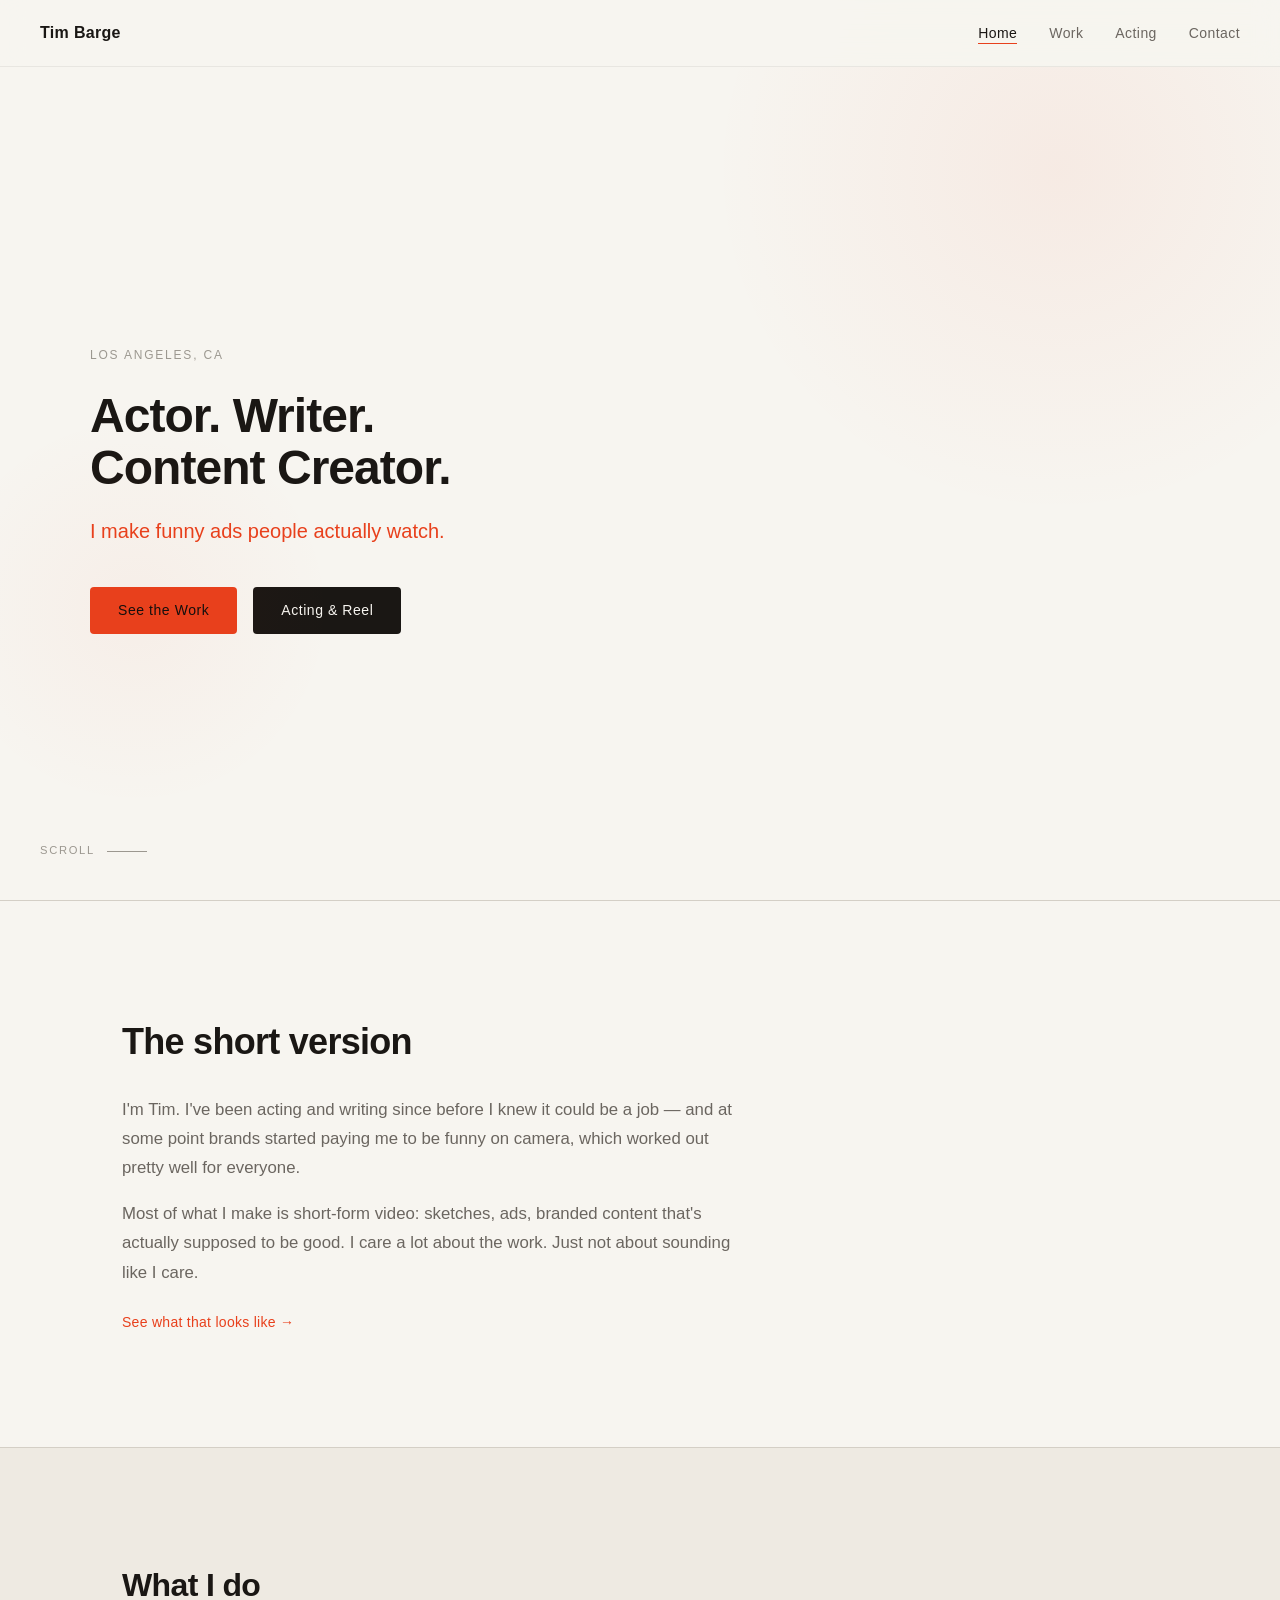
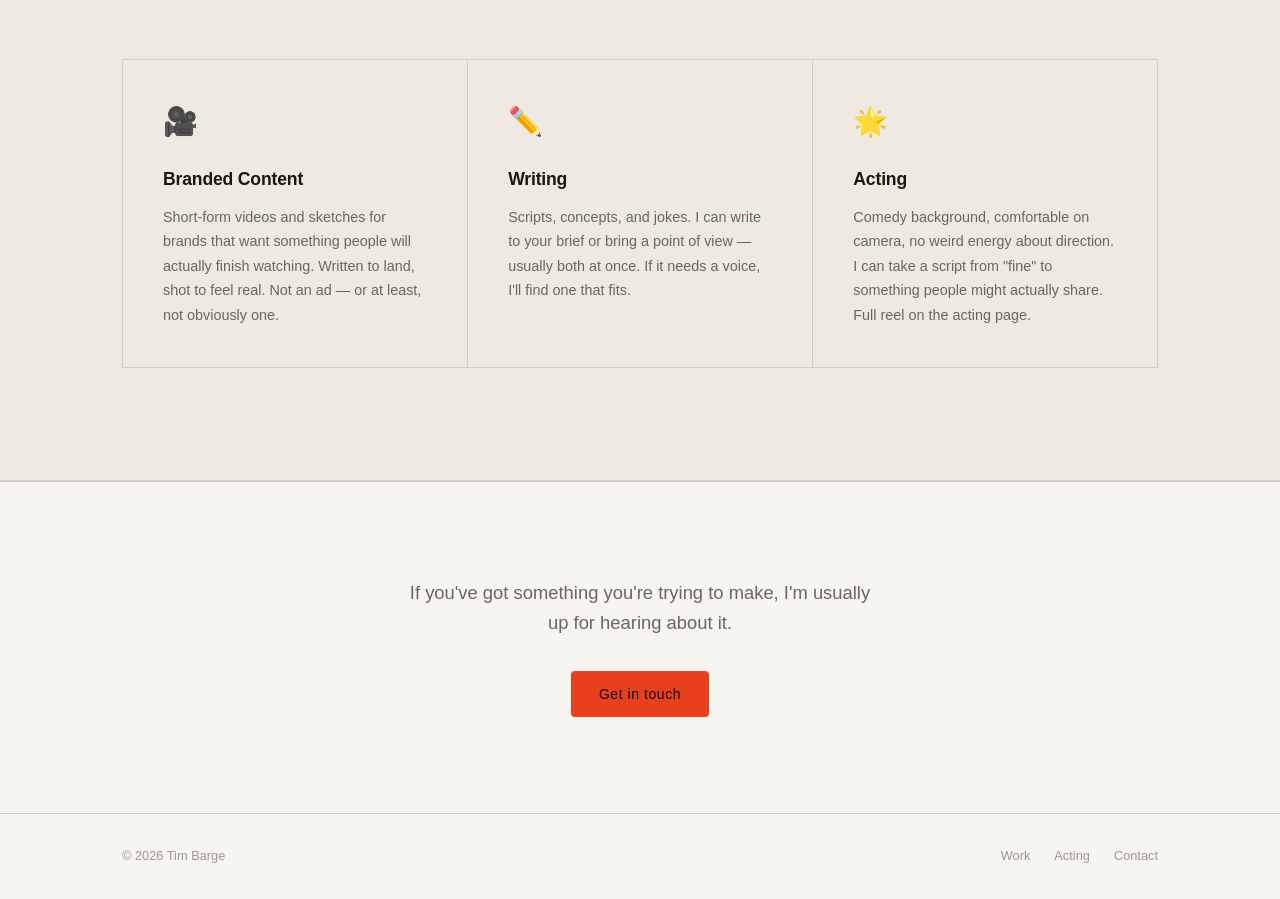
<file: index.html>
<!DOCTYPE html>
<html lang="en">
<head>
  <meta charset="UTF-8" />
  <meta name="viewport" content="width=device-width, initial-scale=1.0" />
  <title>Tim Barge</title>
  <link rel="stylesheet" href="style.css" />
</head>
<body>

  <nav>
    <a href="index.html" class="nav-logo">Tim Barge</a>
    <ul>
      <li><a href="index.html" class="active">Home</a></li>
      <li><a href="work.html">Work</a></li>
      <li><a href="acting.html">Acting</a></li>
      <li><a href="contact.html">Contact</a></li>
    </ul>
  </nav>

  <header class="hero">
    <div class="hero-content">
      <p class="hero-label">Los Angeles, CA</p>
      <h1 class="hero-headline">Actor. Writer.<br>Content Creator.</h1>
      <p class="hero-sub">I make funny ads people actually watch.</p>
      <div class="hero-cta">
        <a href="work.html" class="btn btn-primary">See the Work</a>
        <a href="acting.html" class="btn btn-dark">Acting & Reel</a>
      </div>
    </div>
    <div class="hero-scroll">
      <span>Scroll</span>
      <div class="scroll-line"></div>
    </div>
  </header>

  <section class="about">
    <div class="container">
      <div class="about-body">
        <h2>The short version</h2>
        <p>I'm Tim. I've been acting and writing since before I knew it could be a job — and at some point brands started paying me to be funny on camera, which worked out pretty well for everyone.</p>
        <p>Most of what I make is short-form video: sketches, ads, branded content that's actually supposed to be good. I care a lot about the work. Just not about sounding like I care.</p>
        <a href="work.html" class="text-link">See what that looks like &rarr;</a>
      </div>
    </div>
  </section>

  <section class="services">
    <div class="container">
      <h2 class="section-title">What I do</h2>
      <div class="services-grid">
        <div class="service-card">
          <span class="service-icon">&#127909;</span>
          <h3>Branded Content</h3>
          <p>Short-form videos and sketches for brands that want something people will actually finish watching. Written to land, shot to feel real. Not an ad — or at least, not obviously one.</p>
        </div>
        <div class="service-card">
          <span class="service-icon">&#9999;&#65039;</span>
          <h3>Writing</h3>
          <p>Scripts, concepts, and jokes. I can write to your brief or bring a point of view — usually both at once. If it needs a voice, I'll find one that fits.</p>
        </div>
        <div class="service-card">
          <span class="service-icon">&#127775;</span>
          <h3>Acting</h3>
          <p>Comedy background, comfortable on camera, no weird energy about direction. I can take a script from "fine" to something people might actually share. Full reel on the acting page.</p>
        </div>
      </div>
    </div>
  </section>

  <section class="cta-band">
    <div class="container">
      <p class="cta-note">If you've got something you're trying to make, I'm usually up for hearing about it.</p>
      <a href="contact.html" class="btn btn-primary">Get in touch</a>
    </div>
  </section>

  <footer>
    <div class="container footer-inner">
      <span>&copy; 2026 Tim Barge</span>
      <div class="footer-links">
        <a href="work.html">Work</a>
        <a href="acting.html">Acting</a>
        <a href="contact.html">Contact</a>
      </div>
    </div>
  </footer>

</body>
</html>
</file>
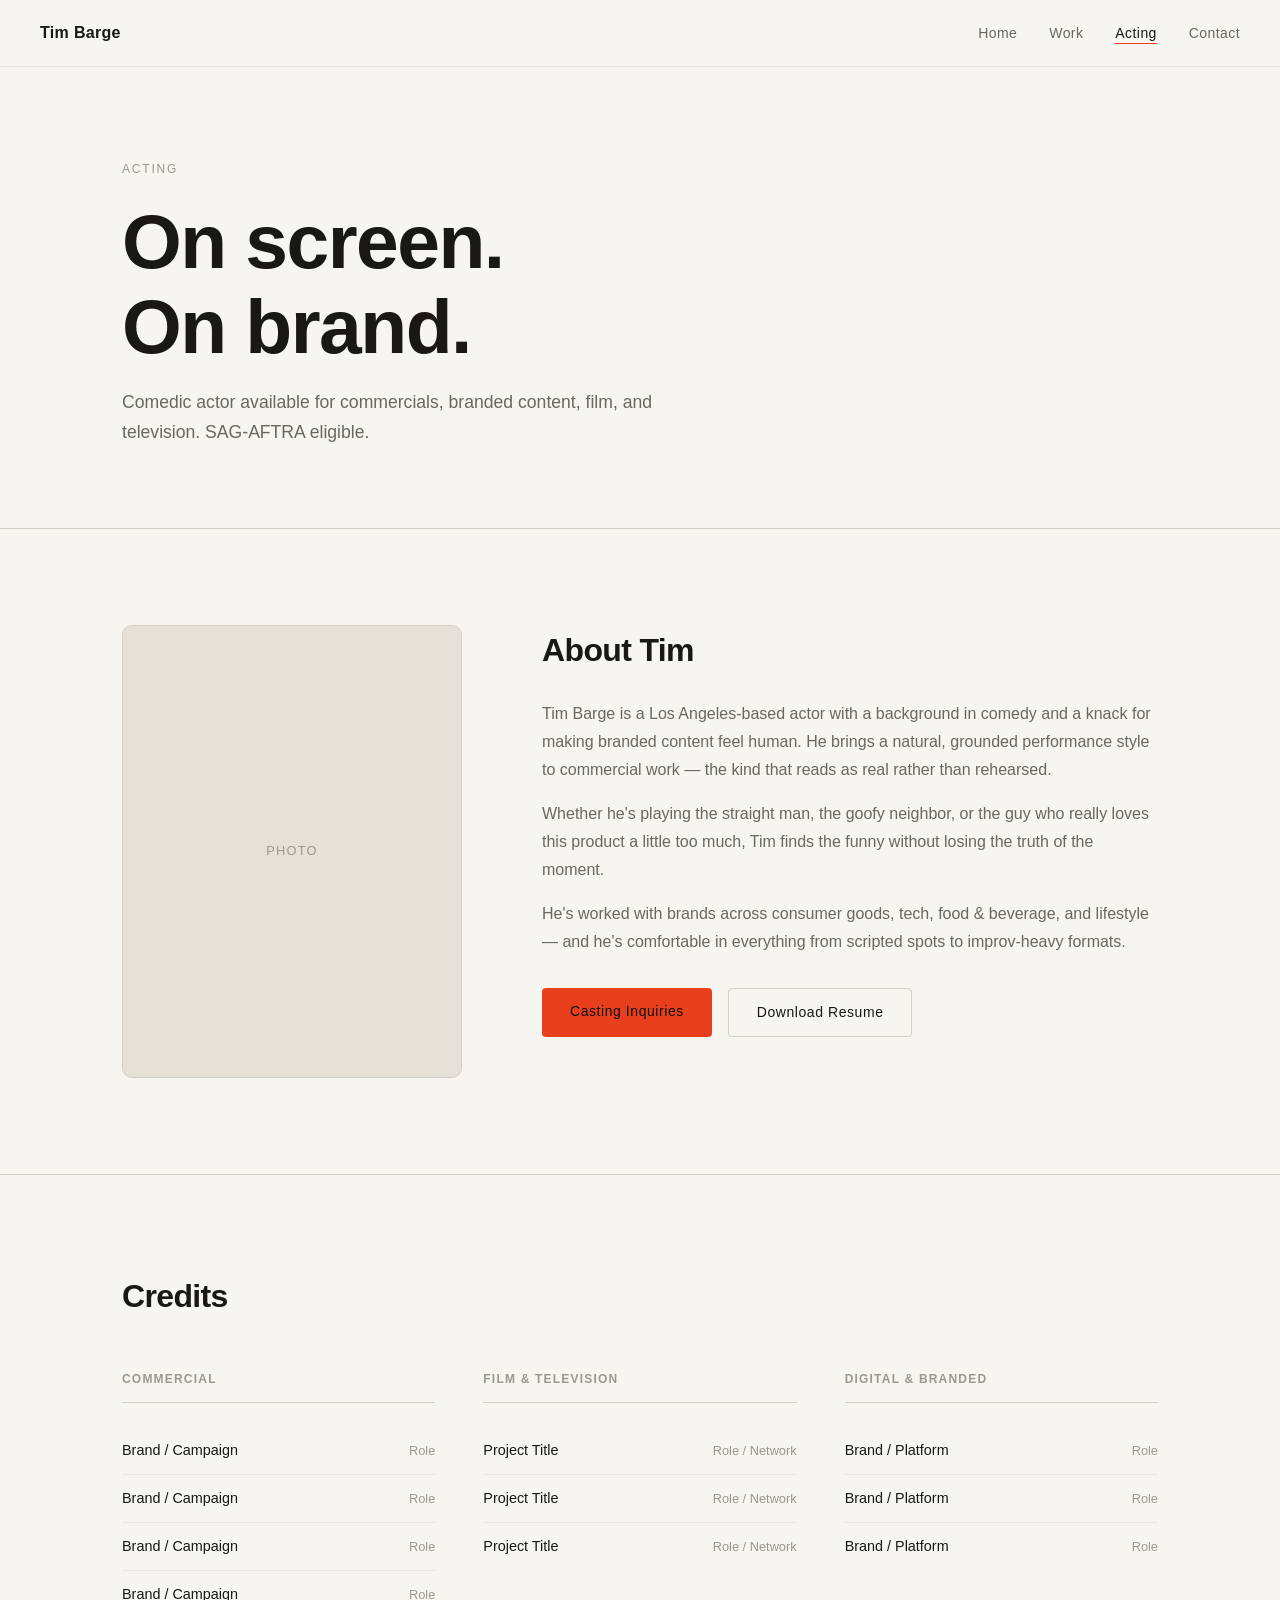
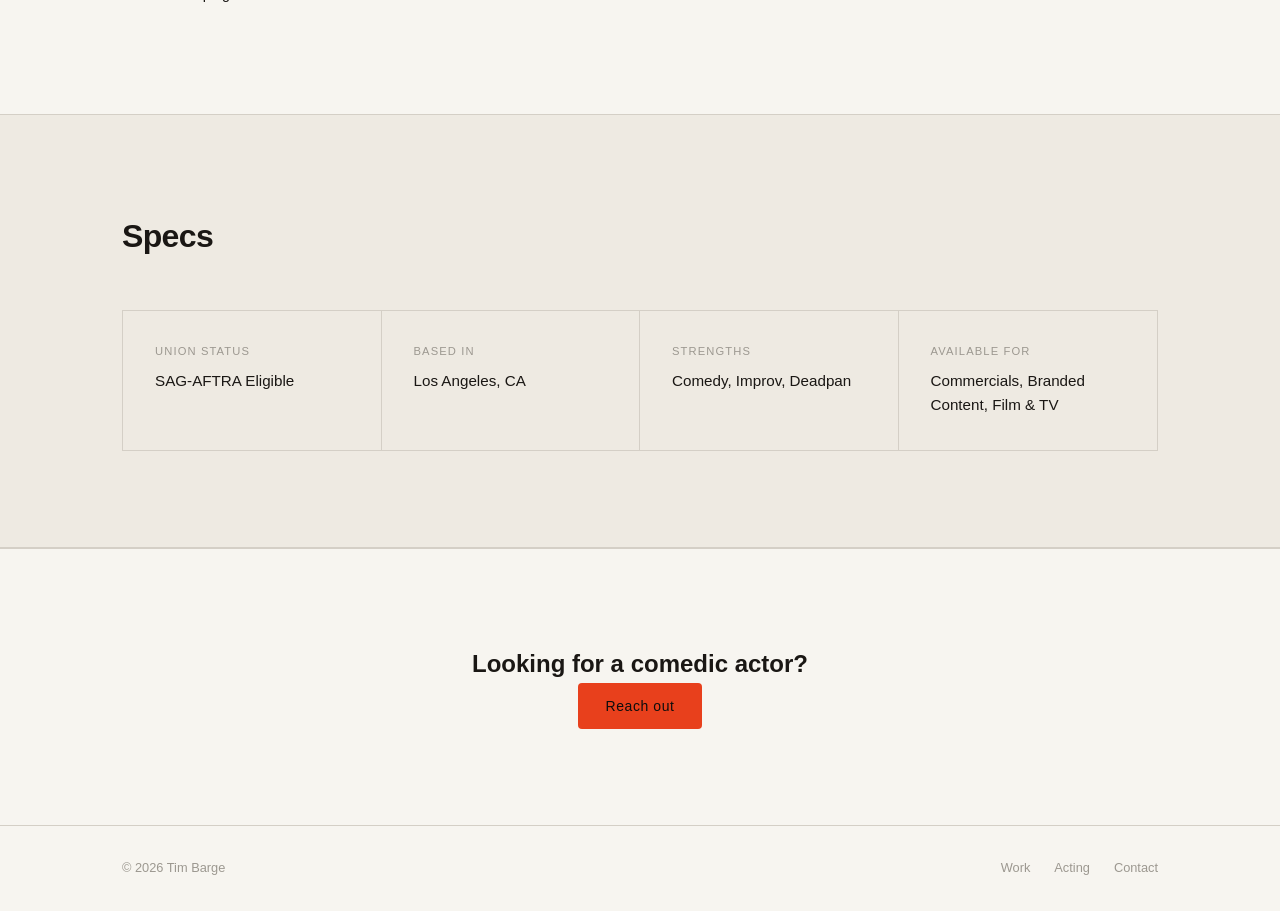
<file: acting.html>
<!DOCTYPE html>
<html lang="en">
<head>
  <meta charset="UTF-8" />
  <meta name="viewport" content="width=device-width, initial-scale=1.0" />
  <title>Acting — Tim Barge</title>
  <link rel="stylesheet" href="style.css" />
</head>
<body>

  <nav>
    <a href="index.html" class="nav-logo">Tim Barge</a>
    <ul>
      <li><a href="index.html">Home</a></li>
      <li><a href="work.html">Work</a></li>
      <li><a href="acting.html" class="active">Acting</a></li>
      <li><a href="contact.html">Contact</a></li>
    </ul>
  </nav>

  <div class="page-header">
    <div class="container">
      <p class="page-label">Acting</p>
      <h1>On screen.<br>On brand.</h1>
      <p class="page-desc">Comedic actor available for commercials, branded content, film, and television. SAG-AFTRA eligible.</p>
    </div>
  </div>

  <section class="acting-bio">
    <div class="container">
      <div class="bio-grid">
        <div class="bio-photo placeholder-photo">
          <span>Photo</span>
        </div>
        <div class="bio-text">
          <h2>About Tim</h2>
          <p>Tim Barge is a Los Angeles-based actor with a background in comedy and a knack for making branded content feel human. He brings a natural, grounded performance style to commercial work — the kind that reads as real rather than rehearsed.</p>
          <p>Whether he's playing the straight man, the goofy neighbor, or the guy who really loves this product a little too much, Tim finds the funny without losing the truth of the moment.</p>
          <p>He's worked with brands across consumer goods, tech, food & beverage, and lifestyle — and he's comfortable in everything from scripted spots to improv-heavy formats.</p>
          <div class="bio-links">
            <a href="contact.html" class="btn btn-primary">Casting Inquiries</a>
            <a href="#" class="btn btn-ghost">Download Resume</a>
          </div>
        </div>
      </div>
    </div>
  </section>

  <section class="credits">
    <div class="container">
      <h2 class="section-title">Credits</h2>
      <div class="credits-grid">

        <div class="credit-category">
          <h3>Commercial</h3>
          <ul class="credit-list">
            <li>
              <span class="credit-title">Brand / Campaign</span>
              <span class="credit-role">Role</span>
            </li>
            <li>
              <span class="credit-title">Brand / Campaign</span>
              <span class="credit-role">Role</span>
            </li>
            <li>
              <span class="credit-title">Brand / Campaign</span>
              <span class="credit-role">Role</span>
            </li>
            <li>
              <span class="credit-title">Brand / Campaign</span>
              <span class="credit-role">Role</span>
            </li>
          </ul>
        </div>

        <div class="credit-category">
          <h3>Film &amp; Television</h3>
          <ul class="credit-list">
            <li>
              <span class="credit-title">Project Title</span>
              <span class="credit-role">Role / Network</span>
            </li>
            <li>
              <span class="credit-title">Project Title</span>
              <span class="credit-role">Role / Network</span>
            </li>
            <li>
              <span class="credit-title">Project Title</span>
              <span class="credit-role">Role / Network</span>
            </li>
          </ul>
        </div>

        <div class="credit-category">
          <h3>Digital &amp; Branded</h3>
          <ul class="credit-list">
            <li>
              <span class="credit-title">Brand / Platform</span>
              <span class="credit-role">Role</span>
            </li>
            <li>
              <span class="credit-title">Brand / Platform</span>
              <span class="credit-role">Role</span>
            </li>
            <li>
              <span class="credit-title">Brand / Platform</span>
              <span class="credit-role">Role</span>
            </li>
          </ul>
        </div>

      </div>
    </div>
  </section>

  <section class="specs">
    <div class="container">
      <h2 class="section-title">Specs</h2>
      <div class="specs-grid">
        <div class="spec-item">
          <span class="spec-label">Union Status</span>
          <span class="spec-value">SAG-AFTRA Eligible</span>
        </div>
        <div class="spec-item">
          <span class="spec-label">Based in</span>
          <span class="spec-value">Los Angeles, CA</span>
        </div>
        <div class="spec-item">
          <span class="spec-label">Strengths</span>
          <span class="spec-value">Comedy, Improv, Deadpan</span>
        </div>
        <div class="spec-item">
          <span class="spec-label">Available for</span>
          <span class="spec-value">Commercials, Branded Content, Film & TV</span>
        </div>
      </div>
    </div>
  </section>

  <section class="cta-band">
    <div class="container">
      <h2>Looking for a comedic actor?</h2>
      <a href="contact.html" class="btn btn-primary">Reach out</a>
    </div>
  </section>

  <footer>
    <div class="container footer-inner">
      <span>&copy; 2026 Tim Barge</span>
      <div class="footer-links">
        <a href="work.html">Work</a>
        <a href="acting.html">Acting</a>
        <a href="contact.html">Contact</a>
      </div>
    </div>
  </footer>

</body>
</html>
</file>
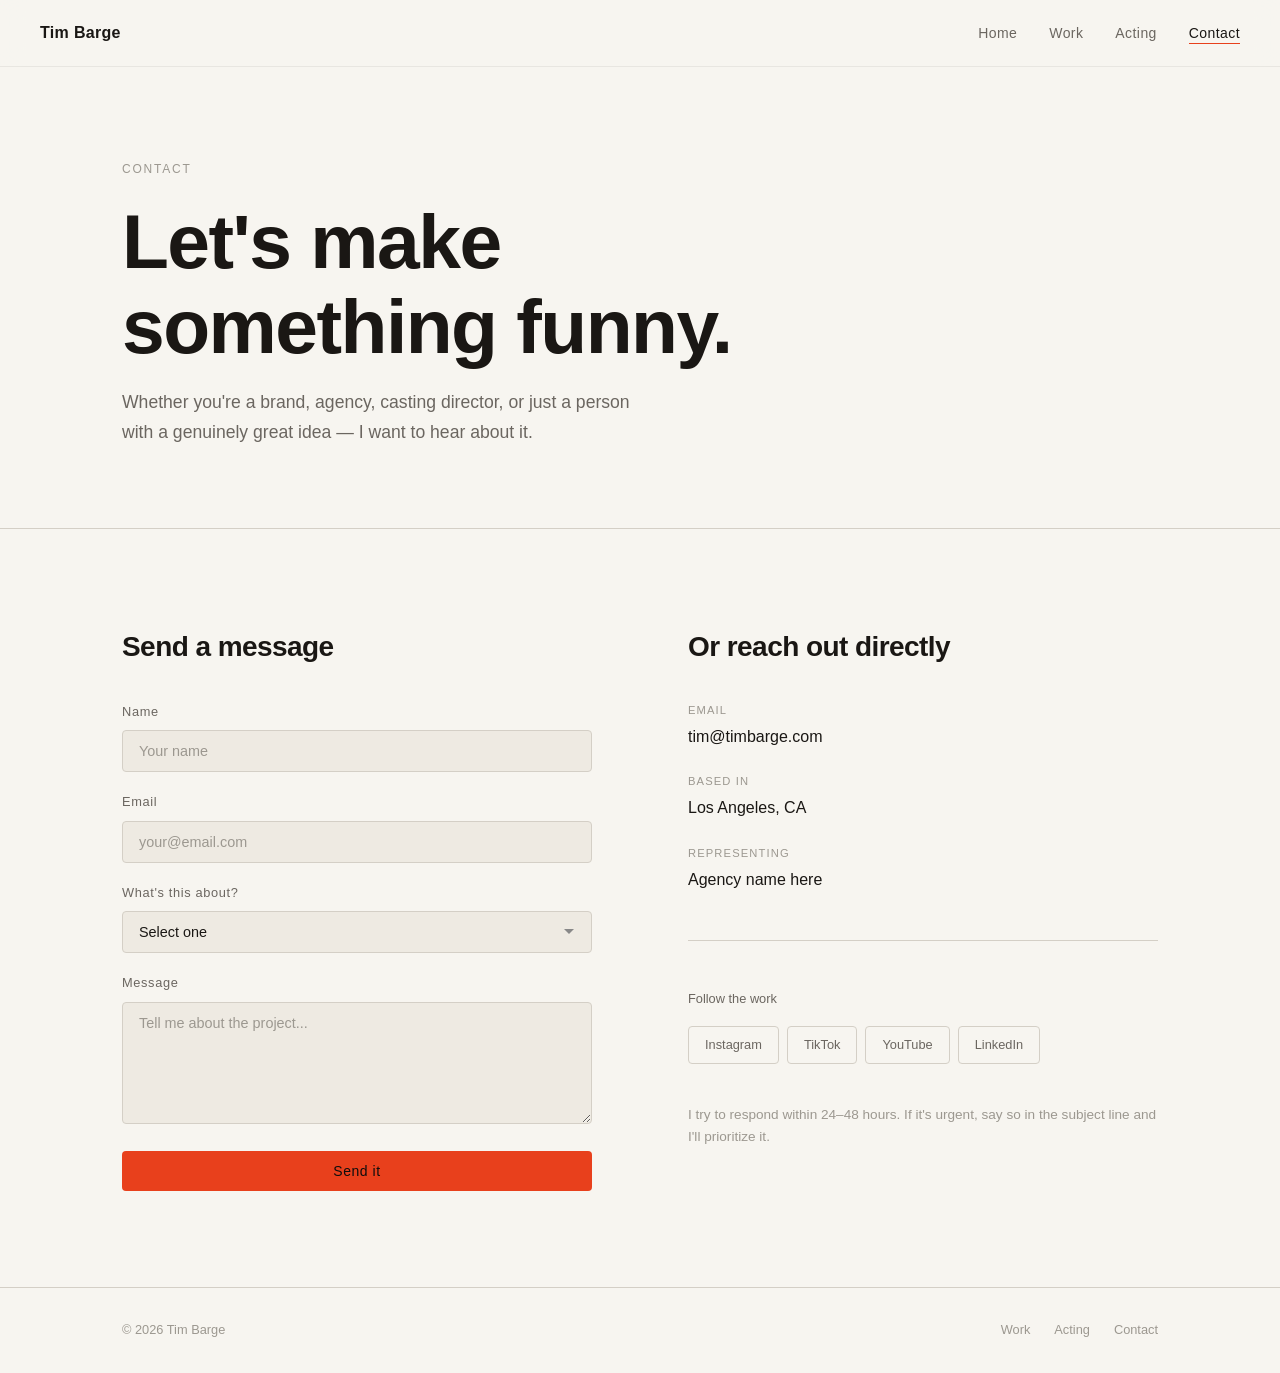
<file: contact.html>
<!DOCTYPE html>
<html lang="en">
<head>
  <meta charset="UTF-8" />
  <meta name="viewport" content="width=device-width, initial-scale=1.0" />
  <title>Contact — Tim Barge</title>
  <link rel="stylesheet" href="style.css" />
</head>
<body>

  <nav>
    <a href="index.html" class="nav-logo">Tim Barge</a>
    <ul>
      <li><a href="index.html">Home</a></li>
      <li><a href="work.html">Work</a></li>
      <li><a href="acting.html">Acting</a></li>
      <li><a href="contact.html" class="active">Contact</a></li>
    </ul>
  </nav>

  <div class="page-header">
    <div class="container">
      <p class="page-label">Contact</p>
      <h1>Let's make<br>something funny.</h1>
      <p class="page-desc">Whether you're a brand, agency, casting director, or just a person with a genuinely great idea — I want to hear about it.</p>
    </div>
  </div>

  <section class="contact-section">
    <div class="container">
      <div class="contact-grid">

        <div class="contact-form-col">
          <h2>Send a message</h2>
          <form class="contact-form" id="contactForm">
            <div class="form-group">
              <label for="name">Name</label>
              <input type="text" id="name" name="name" placeholder="Your name" required />
            </div>
            <div class="form-group">
              <label for="email">Email</label>
              <input type="email" id="email" name="email" placeholder="your@email.com" required />
            </div>
            <div class="form-group">
              <label for="subject">What's this about?</label>
              <select id="subject" name="subject">
                <option value="">Select one</option>
                <option value="branded">Branded Content / Campaign</option>
                <option value="acting">Acting / Casting</option>
                <option value="writing">Writing / Script</option>
                <option value="collab">Collaboration</option>
                <option value="other">Something else</option>
              </select>
            </div>
            <div class="form-group">
              <label for="message">Message</label>
              <textarea id="message" name="message" rows="6" placeholder="Tell me about the project..." required></textarea>
            </div>
            <button type="submit" class="btn btn-primary btn-full">Send it</button>
          </form>
        </div>

        <div class="contact-info-col">
          <h2>Or reach out directly</h2>
          <div class="contact-details">
            <div class="contact-item">
              <span class="contact-label">Email</span>
              <a href="mailto:tim@timbarge.com" class="contact-value">tim@timbarge.com</a>
            </div>
            <div class="contact-item">
              <span class="contact-label">Based in</span>
              <span class="contact-value">Los Angeles, CA</span>
            </div>
            <div class="contact-item">
              <span class="contact-label">Representing</span>
              <span class="contact-value">Agency name here</span>
            </div>
          </div>

          <div class="social-links">
            <h3>Follow the work</h3>
            <div class="social-grid">
              <a href="#" class="social-btn">Instagram</a>
              <a href="#" class="social-btn">TikTok</a>
              <a href="#" class="social-btn">YouTube</a>
              <a href="#" class="social-btn">LinkedIn</a>
            </div>
          </div>

          <div class="contact-note">
            <p>I try to respond within 24–48 hours. If it's urgent, say so in the subject line and I'll prioritize it.</p>
          </div>
        </div>

      </div>
    </div>
  </section>

  <footer>
    <div class="container footer-inner">
      <span>&copy; 2026 Tim Barge</span>
      <div class="footer-links">
        <a href="work.html">Work</a>
        <a href="acting.html">Acting</a>
        <a href="contact.html">Contact</a>
      </div>
    </div>
  </footer>

  <script>
    document.getElementById('contactForm').addEventListener('submit', function(e) {
      e.preventDefault();
      const btn = this.querySelector('button[type="submit"]');
      btn.textContent = 'Message sent!';
      btn.disabled = true;
      btn.style.background = '#2a7a5a';
    });
  </script>

</body>
</html>
</file>
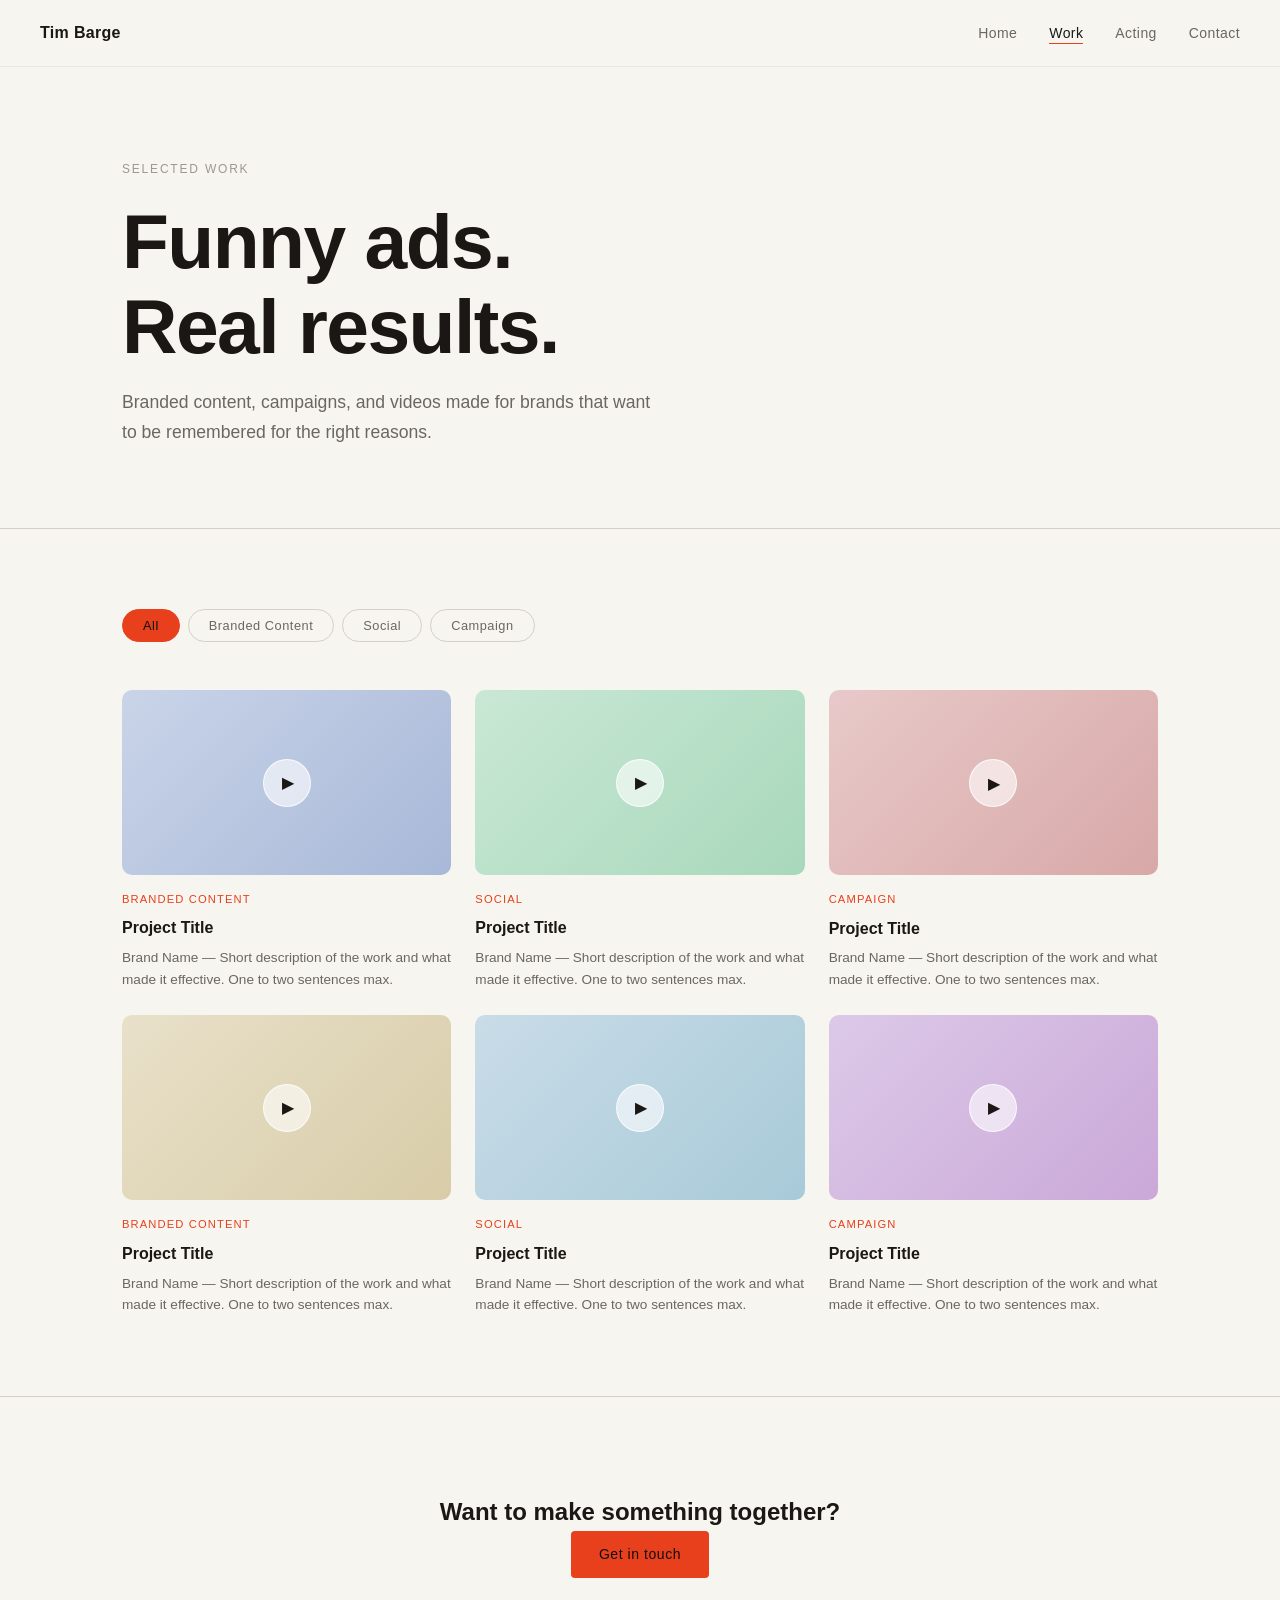
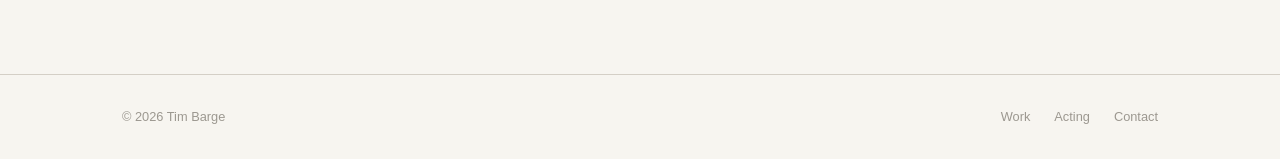
<file: work.html>
<!DOCTYPE html>
<html lang="en">
<head>
  <meta charset="UTF-8" />
  <meta name="viewport" content="width=device-width, initial-scale=1.0" />
  <title>Work — Tim Barge</title>
  <link rel="stylesheet" href="style.css" />
</head>
<body>

  <nav>
    <a href="index.html" class="nav-logo">Tim Barge</a>
    <ul>
      <li><a href="index.html">Home</a></li>
      <li><a href="work.html" class="active">Work</a></li>
      <li><a href="acting.html">Acting</a></li>
      <li><a href="contact.html">Contact</a></li>
    </ul>
  </nav>

  <div class="page-header">
    <div class="container">
      <p class="page-label">Selected Work</p>
      <h1>Funny ads.<br>Real results.</h1>
      <p class="page-desc">Branded content, campaigns, and videos made for brands that want to be remembered for the right reasons.</p>
    </div>
  </div>

  <section class="work-grid-section">
    <div class="container">
      <div class="filter-bar">
        <button class="filter-btn active" data-filter="all">All</button>
        <button class="filter-btn" data-filter="branded">Branded Content</button>
        <button class="filter-btn" data-filter="social">Social</button>
        <button class="filter-btn" data-filter="campaign">Campaign</button>
      </div>

      <div class="work-grid">

        <div class="work-card" data-category="branded">
          <div class="work-thumb placeholder-thumb thumb-1">
            <div class="play-btn">&#9654;</div>
          </div>
          <div class="work-info">
            <span class="work-tag">Branded Content</span>
            <h3>Project Title</h3>
            <p>Brand Name &mdash; Short description of the work and what made it effective. One to two sentences max.</p>
          </div>
        </div>

        <div class="work-card" data-category="social">
          <div class="work-thumb placeholder-thumb thumb-2">
            <div class="play-btn">&#9654;</div>
          </div>
          <div class="work-info">
            <span class="work-tag">Social</span>
            <h3>Project Title</h3>
            <p>Brand Name &mdash; Short description of the work and what made it effective. One to two sentences max.</p>
          </div>
        </div>

        <div class="work-card" data-category="campaign">
          <div class="work-thumb placeholder-thumb thumb-3">
            <div class="play-btn">&#9654;</div>
          </div>
          <div class="work-info">
            <span class="work-tag">Campaign</span>
            <h3>Project Title</h3>
            <p>Brand Name &mdash; Short description of the work and what made it effective. One to two sentences max.</p>
          </div>
        </div>

        <div class="work-card" data-category="branded">
          <div class="work-thumb placeholder-thumb thumb-4">
            <div class="play-btn">&#9654;</div>
          </div>
          <div class="work-info">
            <span class="work-tag">Branded Content</span>
            <h3>Project Title</h3>
            <p>Brand Name &mdash; Short description of the work and what made it effective. One to two sentences max.</p>
          </div>
        </div>

        <div class="work-card" data-category="social">
          <div class="work-thumb placeholder-thumb thumb-5">
            <div class="play-btn">&#9654;</div>
          </div>
          <div class="work-info">
            <span class="work-tag">Social</span>
            <h3>Project Title</h3>
            <p>Brand Name &mdash; Short description of the work and what made it effective. One to two sentences max.</p>
          </div>
        </div>

        <div class="work-card" data-category="campaign">
          <div class="work-thumb placeholder-thumb thumb-6">
            <div class="play-btn">&#9654;</div>
          </div>
          <div class="work-info">
            <span class="work-tag">Campaign</span>
            <h3>Project Title</h3>
            <p>Brand Name &mdash; Short description of the work and what made it effective. One to two sentences max.</p>
          </div>
        </div>

      </div>
    </div>
  </section>

  <section class="cta-band">
    <div class="container">
      <h2>Want to make something together?</h2>
      <a href="contact.html" class="btn btn-primary">Get in touch</a>
    </div>
  </section>

  <footer>
    <div class="container footer-inner">
      <span>&copy; 2026 Tim Barge</span>
      <div class="footer-links">
        <a href="work.html">Work</a>
        <a href="acting.html">Acting</a>
        <a href="contact.html">Contact</a>
      </div>
    </div>
  </footer>

  <script>
    const filterBtns = document.querySelectorAll('.filter-btn');
    const cards = document.querySelectorAll('.work-card');

    filterBtns.forEach(btn => {
      btn.addEventListener('click', () => {
        filterBtns.forEach(b => b.classList.remove('active'));
        btn.classList.add('active');
        const filter = btn.dataset.filter;
        cards.forEach(card => {
          if (filter === 'all' || card.dataset.category === filter) {
            card.style.opacity = '1';
            card.style.pointerEvents = 'auto';
            card.style.transform = 'scale(1)';
          } else {
            card.style.opacity = '0.15';
            card.style.pointerEvents = 'none';
            card.style.transform = 'scale(0.97)';
          }
        });
      });
    });
  </script>

</body>
</html>
</file>
<file: style.css>
/* =============================================
   BASE & RESET
   ============================================= */

*, *::before, *::after {
  box-sizing: border-box;
  margin: 0;
  padding: 0;
}

:root {
  --bg: #f7f5f0;
  --bg-2: #eeeae2;
  --bg-3: #e5e1d8;
  --border: #d4cfc6;
  --text: #1a1714;
  --text-muted: #6b6660;
  --text-dim: #9c9890;
  --accent: #e8401c;
  --accent-bright: #ff5a30;
  --green: #1fa869;
  --font-sans: 'Inter', 'Helvetica Neue', Arial, sans-serif;
  --radius: 4px;
  --radius-lg: 10px;
  --transition: 0.2s ease;
  --max-width: 1100px;
}

html {
  font-size: 16px;
  scroll-behavior: smooth;
}

body {
  background-color: var(--bg);
  color: var(--text);
  font-family: var(--font-sans);
  line-height: 1.6;
  -webkit-font-smoothing: antialiased;
}

a {
  color: inherit;
  text-decoration: none;
}

img {
  max-width: 100%;
  display: block;
}

/* =============================================
   LAYOUT
   ============================================= */

.container {
  max-width: var(--max-width);
  margin: 0 auto;
  padding: 0 2rem;
}

/* =============================================
   NAVIGATION
   ============================================= */

nav {
  position: fixed;
  top: 0;
  left: 0;
  right: 0;
  z-index: 100;
  display: flex;
  align-items: center;
  justify-content: space-between;
  padding: 1.25rem 2.5rem;
  background: rgba(247, 245, 240, 0.9);
  backdrop-filter: blur(12px);
  border-bottom: 1px solid rgba(0,0,0,0.06);
}

.nav-logo {
  font-size: 1rem;
  font-weight: 600;
  letter-spacing: 0.02em;
  color: var(--text);
  transition: opacity var(--transition);
}

.nav-logo:hover {
  opacity: 0.7;
}

nav ul {
  list-style: none;
  display: flex;
  gap: 2rem;
}

nav ul li a {
  font-size: 0.875rem;
  color: var(--text-muted);
  letter-spacing: 0.03em;
  transition: color var(--transition);
  position: relative;
}

nav ul li a::after {
  content: '';
  position: absolute;
  bottom: -3px;
  left: 0;
  width: 0;
  height: 1px;
  background: var(--accent);
  transition: width var(--transition);
}

nav ul li a:hover,
nav ul li a.active {
  color: var(--text);
}

nav ul li a:hover::after,
nav ul li a.active::after {
  width: 100%;
}

/* =============================================
   BUTTONS
   ============================================= */

.btn {
  display: inline-block;
  padding: 0.75rem 1.75rem;
  border-radius: var(--radius);
  font-size: 0.875rem;
  font-weight: 500;
  letter-spacing: 0.04em;
  cursor: pointer;
  transition: all var(--transition);
  border: none;
  font-family: var(--font-sans);
}

.btn-primary {
  background: var(--accent);
  color: #0d0d0d;
}

.btn-primary:hover {
  background: var(--accent-bright);
  transform: translateY(-1px);
}

.btn-ghost {
  background: transparent;
  color: var(--text);
  border: 1px solid var(--border);
}

.btn-ghost:hover {
  border-color: var(--text-muted);
  transform: translateY(-1px);
}

.btn-dark {
  background: var(--text);
  color: var(--bg);
}

.btn-dark:hover {
  background: #2d2a27;
  transform: translateY(-1px);
}

.btn-full {
  width: 100%;
  text-align: center;
}

.text-link {
  font-size: 0.875rem;
  color: var(--accent);
  letter-spacing: 0.02em;
  transition: opacity var(--transition);
}

.text-link:hover {
  opacity: 0.7;
}

/* =============================================
   HERO
   ============================================= */

.hero {
  min-height: 100vh;
  display: flex;
  align-items: center;
  padding: 0 2.5rem;
  position: relative;
  overflow: hidden;
}

.hero::before {
  content: '';
  position: absolute;
  top: -20%;
  right: -10%;
  width: 700px;
  height: 700px;
  background: radial-gradient(circle, rgba(232,64,28,0.06) 0%, transparent 70%);
  pointer-events: none;
}

.hero::after {
  content: '';
  position: absolute;
  bottom: 10%;
  left: -5%;
  width: 400px;
  height: 400px;
  background: radial-gradient(circle, rgba(232,64,28,0.04) 0%, transparent 70%);
  pointer-events: none;
}

.hero-content {
  max-width: var(--max-width);
  margin: 0 auto;
  width: 100%;
  padding-top: 5rem;
}

.hero-label {
  font-size: 0.75rem;
  text-transform: uppercase;
  letter-spacing: 0.15em;
  color: var(--text-dim);
  margin-bottom: 1.5rem;
}

.hero-headline {
  font-size: clamp(1.75rem, 4vw, 3rem);
  font-weight: 700;
  line-height: 1.1;
  color: var(--text);
  letter-spacing: -0.02em;
  margin-bottom: 1.25rem;
}

.hero-sub {
  font-size: clamp(1rem, 2vw, 1.25rem);
  color: var(--accent);
  margin-bottom: 2.5rem;
  font-weight: 500;
}

.hero-cta {
  display: flex;
  gap: 1rem;
  flex-wrap: wrap;
}

.hero-scroll {
  position: absolute;
  bottom: 2.5rem;
  left: 2.5rem;
  display: flex;
  align-items: center;
  gap: 0.75rem;
}

.hero-scroll span {
  font-size: 0.7rem;
  letter-spacing: 0.15em;
  text-transform: uppercase;
  color: var(--text-dim);
}

.scroll-line {
  width: 40px;
  height: 1px;
  background: var(--text-dim);
}

/* =============================================
   ABOUT SECTION
   ============================================= */

.about {
  padding: 7rem 0;
  border-top: 1px solid var(--border);
}

.about-body {
  max-width: 620px;
}

.about-body h2 {
  font-family: var(--font-sans);
  font-size: 2.25rem;
  font-weight: 700;
  margin-bottom: 1.5rem;
  letter-spacing: -0.02em;
}

.about-body p {
  color: var(--text-muted);
  margin-bottom: 1rem;
  font-size: 1.05rem;
  line-height: 1.75;
}

.about-body .text-link {
  display: inline-block;
  margin-top: 0.5rem;
}

/* =============================================
   SERVICES
   ============================================= */

.services {
  padding: 7rem 0;
  background: var(--bg-2);
  border-top: 1px solid var(--border);
  border-bottom: 1px solid var(--border);
}

.section-title {
  font-family: var(--font-sans);
  font-size: 2rem;
  font-weight: 700;
  letter-spacing: -0.02em;
  margin-bottom: 3rem;
}

.services-grid {
  display: grid;
  grid-template-columns: repeat(3, 1fr);
  gap: 1.5px;
  background: var(--border);
  border: 1px solid var(--border);
}

.service-card {
  background: var(--bg-2);
  padding: 2.5rem;
}

.service-icon {
  font-size: 1.75rem;
  display: block;
  margin-bottom: 1.25rem;
}

.service-card h3 {
  font-size: 1.1rem;
  font-weight: 600;
  margin-bottom: 0.75rem;
  letter-spacing: -0.01em;
}

.service-card p {
  font-size: 0.9rem;
  color: var(--text-muted);
  line-height: 1.7;
}

/* =============================================
   CTA BAND
   ============================================= */

.cta-band {
  padding: 6rem 0;
  text-align: center;
  border-top: 1px solid var(--border);
}

.cta-note {
  font-size: 1.15rem;
  color: var(--text-muted);
  max-width: 480px;
  margin: 0 auto 2rem;
  line-height: 1.65;
}

/* =============================================
   FOOTER
   ============================================= */

footer {
  padding: 2rem 0;
  border-top: 1px solid var(--border);
  background: var(--bg);
}

.footer-inner {
  display: flex;
  align-items: center;
  justify-content: space-between;
}

footer span {
  font-size: 0.8rem;
  color: var(--text-dim);
}

.footer-links {
  display: flex;
  gap: 1.5rem;
}

.footer-links a {
  font-size: 0.8rem;
  color: var(--text-dim);
  transition: color var(--transition);
}

.footer-links a:hover {
  color: var(--text);
}

/* =============================================
   PAGE HEADER (inner pages)
   ============================================= */

.page-header {
  padding: 10rem 0 5rem;
  border-bottom: 1px solid var(--border);
  background: var(--bg);
}

.page-label {
  font-size: 0.75rem;
  text-transform: uppercase;
  letter-spacing: 0.15em;
  color: var(--text-dim);
  margin-bottom: 1.25rem;
}

.page-header h1 {
  font-family: var(--font-sans);
  font-size: clamp(2.5rem, 6vw, 5rem);
  font-weight: 700;
  line-height: 1.1;
  letter-spacing: -0.02em;
  margin-bottom: 1.25rem;
}

.page-desc {
  font-size: 1.1rem;
  color: var(--text-muted);
  max-width: 540px;
  line-height: 1.7;
}

/* =============================================
   WORK PAGE
   ============================================= */

.work-grid-section {
  padding: 5rem 0;
}

.filter-bar {
  display: flex;
  gap: 0.5rem;
  margin-bottom: 3rem;
  flex-wrap: wrap;
}

.filter-btn {
  background: transparent;
  border: 1px solid var(--border);
  color: var(--text-muted);
  padding: 0.5rem 1.25rem;
  border-radius: 999px;
  font-size: 0.8rem;
  letter-spacing: 0.04em;
  cursor: pointer;
  font-family: var(--font-sans);
  transition: all var(--transition);
}

.filter-btn:hover,
.filter-btn.active {
  background: var(--accent);
  border-color: var(--accent);
  color: #0d0d0d;
}

.work-grid {
  display: grid;
  grid-template-columns: repeat(3, 1fr);
  gap: 1.5rem;
}

.work-card {
  transition: opacity 0.3s ease, transform 0.3s ease;
}

.work-thumb {
  width: 100%;
  aspect-ratio: 16/9;
  border-radius: var(--radius-lg);
  margin-bottom: 1rem;
  position: relative;
  overflow: hidden;
  cursor: pointer;
}

.placeholder-thumb {
  display: flex;
  align-items: center;
  justify-content: center;
}

.thumb-1 { background: linear-gradient(135deg, #c9d4e8, #a8b8d8); }
.thumb-2 { background: linear-gradient(135deg, #c9e8d4, #a8d8bc); }
.thumb-3 { background: linear-gradient(135deg, #e8c9c9, #d8a8a8); }
.thumb-4 { background: linear-gradient(135deg, #e8e0c9, #d8cca8); }
.thumb-5 { background: linear-gradient(135deg, #c9dce8, #a8cad8); }
.thumb-6 { background: linear-gradient(135deg, #dcc9e8, #caa8d8); }

.work-thumb::before {
  content: '';
  position: absolute;
  inset: 0;
  background: rgba(0,0,0,0);
  transition: background 0.2s ease;
}

.work-thumb:hover::before {
  background: rgba(0,0,0,0.25);
}

.play-btn {
  width: 48px;
  height: 48px;
  background: rgba(255,255,255,0.6);
  border: 1px solid rgba(255,255,255,0.8);
  border-radius: 50%;
  display: flex;
  align-items: center;
  justify-content: center;
  font-size: 1rem;
  color: var(--text);
  backdrop-filter: blur(4px);
  transition: all var(--transition);
  z-index: 1;
  padding-left: 3px;
}

.work-thumb:hover .play-btn {
  background: rgba(255,255,255,0.2);
  transform: scale(1.1);
}

.work-tag {
  font-size: 0.7rem;
  text-transform: uppercase;
  letter-spacing: 0.1em;
  color: var(--accent);
  display: block;
  margin-bottom: 0.4rem;
}

.work-info h3 {
  font-size: 1rem;
  font-weight: 600;
  margin-bottom: 0.4rem;
}

.work-info p {
  font-size: 0.85rem;
  color: var(--text-muted);
  line-height: 1.6;
}

/* =============================================
   ACTING PAGE
   ============================================= */

.acting-bio {
  padding: 6rem 0;
  border-bottom: 1px solid var(--border);
}

.bio-grid {
  display: grid;
  grid-template-columns: 340px 1fr;
  gap: 5rem;
  align-items: start;
}

.bio-photo {
  aspect-ratio: 3/4;
  background: var(--bg-3);
  border: 1px solid var(--border);
  border-radius: var(--radius-lg);
  display: flex;
  align-items: center;
  justify-content: center;
}

.bio-photo span {
  font-size: 0.8rem;
  color: var(--text-dim);
  letter-spacing: 0.1em;
  text-transform: uppercase;
}

.bio-text h2 {
  font-family: var(--font-sans);
  font-size: 2rem;
  font-weight: 700;
  letter-spacing: -0.02em;
  margin-bottom: 1.5rem;
}

.bio-text p {
  color: var(--text-muted);
  margin-bottom: 1rem;
  line-height: 1.75;
}

.bio-links {
  display: flex;
  gap: 1rem;
  margin-top: 2rem;
  flex-wrap: wrap;
}

.credits {
  padding: 6rem 0;
  border-bottom: 1px solid var(--border);
}

.credits-grid {
  display: grid;
  grid-template-columns: repeat(3, 1fr);
  gap: 3rem;
}

.credit-category h3 {
  font-size: 0.75rem;
  text-transform: uppercase;
  letter-spacing: 0.1em;
  color: var(--text-dim);
  margin-bottom: 1.5rem;
  padding-bottom: 0.75rem;
  border-bottom: 1px solid var(--border);
}

.credit-list {
  list-style: none;
  display: flex;
  flex-direction: column;
  gap: 0;
}

.credit-list li {
  display: flex;
  justify-content: space-between;
  align-items: baseline;
  padding: 0.75rem 0;
  border-bottom: 1px solid rgba(0,0,0,0.06);
  gap: 1rem;
}

.credit-list li:last-child {
  border-bottom: none;
}

.credit-title {
  font-size: 0.9rem;
  color: var(--text);
}

.credit-role {
  font-size: 0.8rem;
  color: var(--text-dim);
  text-align: right;
  flex-shrink: 0;
}

.specs {
  padding: 6rem 0;
  background: var(--bg-2);
  border-bottom: 1px solid var(--border);
}

.specs-grid {
  display: grid;
  grid-template-columns: repeat(4, 1fr);
  gap: 0;
  border: 1px solid var(--border);
}

.spec-item {
  padding: 2rem;
  border-right: 1px solid var(--border);
  display: flex;
  flex-direction: column;
  gap: 0.5rem;
}

.spec-item:last-child {
  border-right: none;
}

.spec-label {
  font-size: 0.7rem;
  text-transform: uppercase;
  letter-spacing: 0.1em;
  color: var(--text-dim);
}

.spec-value {
  font-size: 0.95rem;
  color: var(--text);
}

/* =============================================
   CONTACT PAGE
   ============================================= */

.contact-section {
  padding: 6rem 0;
}

.contact-grid {
  display: grid;
  grid-template-columns: 1fr 1fr;
  gap: 6rem;
  align-items: start;
}

.contact-form-col h2,
.contact-info-col h2 {
  font-family: var(--font-sans);
  font-size: 1.75rem;
  font-weight: 700;
  letter-spacing: -0.02em;
  margin-bottom: 2rem;
}

.form-group {
  margin-bottom: 1.25rem;
}

.form-group label {
  display: block;
  font-size: 0.8rem;
  color: var(--text-muted);
  letter-spacing: 0.05em;
  margin-bottom: 0.5rem;
}

.form-group input,
.form-group textarea,
.form-group select {
  width: 100%;
  background: var(--bg-2);
  border: 1px solid var(--border);
  border-radius: var(--radius);
  padding: 0.75rem 1rem;
  color: var(--text);
  font-family: var(--font-sans);
  font-size: 0.9rem;
  transition: border-color var(--transition);
  appearance: none;
}

.form-group input::placeholder,
.form-group textarea::placeholder {
  color: var(--text-dim);
}

.form-group input:focus,
.form-group textarea:focus,
.form-group select:focus {
  outline: none;
  border-color: var(--accent);
}

.form-group select {
  background-image: url("data:image/svg+xml,%3Csvg xmlns='http://www.w3.org/2000/svg' width='12' height='12' viewBox='0 0 12 12'%3E%3Cpath fill='%23888' d='M6 8L1 3h10z'/%3E%3C/svg%3E");
  background-repeat: no-repeat;
  background-position: right 1rem center;
  cursor: pointer;
}

.form-group select option {
  background: var(--bg-2);
  color: var(--text);
}

.contact-details {
  display: flex;
  flex-direction: column;
  gap: 1.5rem;
  margin-bottom: 3rem;
  padding-bottom: 3rem;
  border-bottom: 1px solid var(--border);
}

.contact-item {
  display: flex;
  flex-direction: column;
  gap: 0.25rem;
}

.contact-label {
  font-size: 0.7rem;
  text-transform: uppercase;
  letter-spacing: 0.1em;
  color: var(--text-dim);
}

.contact-value {
  font-size: 1rem;
  color: var(--text);
}

a.contact-value:hover {
  color: var(--accent);
}

.social-links h3 {
  font-size: 0.8rem;
  color: var(--text-muted);
  margin-bottom: 1rem;
  font-weight: 400;
}

.social-grid {
  display: flex;
  flex-wrap: wrap;
  gap: 0.5rem;
  margin-bottom: 2.5rem;
}

.social-btn {
  padding: 0.5rem 1rem;
  border: 1px solid var(--border);
  border-radius: var(--radius);
  font-size: 0.8rem;
  color: var(--text-muted);
  transition: all var(--transition);
}

.social-btn:hover {
  border-color: var(--accent);
  color: var(--accent);
}

.contact-note p {
  font-size: 0.85rem;
  color: var(--text-dim);
  line-height: 1.6;
}

/* =============================================
   RESPONSIVE
   ============================================= */

@media (max-width: 900px) {
  nav {
    padding: 1rem 1.5rem;
  }

  nav ul {
    gap: 1.25rem;
  }

  .contact-grid {
    grid-template-columns: 1fr;
    gap: 3rem;
  }

  .services-grid,
  .work-grid {
    grid-template-columns: 1fr 1fr;
  }

  .credits-grid {
    grid-template-columns: 1fr;
    gap: 2rem;
  }

  .specs-grid {
    grid-template-columns: 1fr 1fr;
  }

  .spec-item:nth-child(2) {
    border-right: none;
  }

  .spec-item:nth-child(3),
  .spec-item:nth-child(4) {
    border-top: 1px solid var(--border);
  }

  .bio-grid {
    grid-template-columns: 1fr;
    gap: 2.5rem;
  }

  .bio-photo {
    max-width: 280px;
  }
}

@media (max-width: 600px) {
  .hero {
    padding: 0 1.5rem;
  }

  .container {
    padding: 0 1.25rem;
  }

  nav ul li a {
    font-size: 0.8rem;
  }

  nav ul {
    gap: 1rem;
  }

  .services-grid,
  .work-grid {
    grid-template-columns: 1fr;
  }

  .specs-grid {
    grid-template-columns: 1fr;
  }

  .spec-item {
    border-right: none;
    border-bottom: 1px solid var(--border);
  }

  .spec-item:last-child {
    border-bottom: none;
  }

  .footer-inner {
    flex-direction: column;
    gap: 1rem;
    text-align: center;
  }

  .hero-cta {
    flex-direction: column;
    align-items: flex-start;
  }
}
</file>
